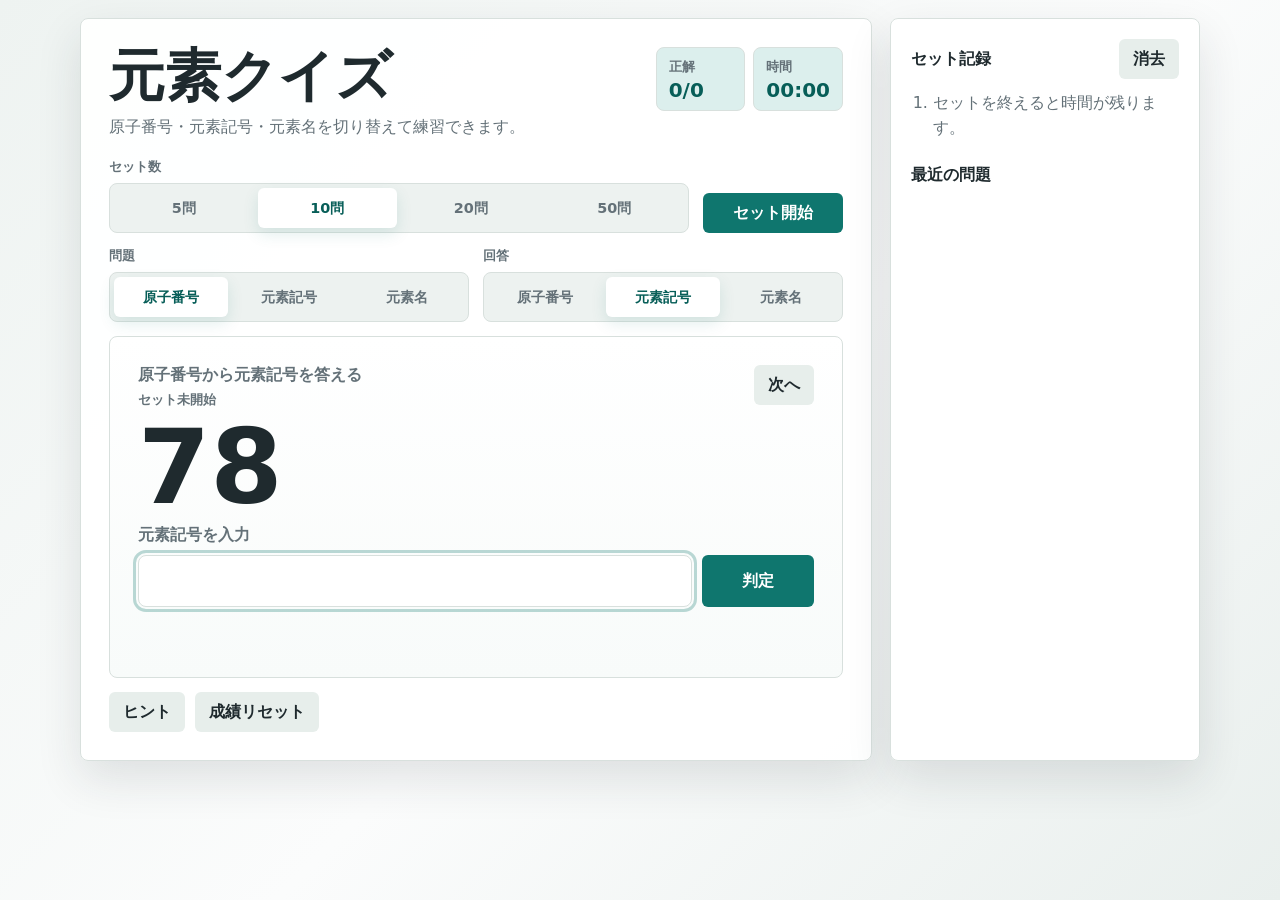
<file: index.html>
<!doctype html>
<html lang="ja">
  <head>
    <meta charset="UTF-8" />
    <meta name="viewport" content="width=device-width, initial-scale=1.0" />
    <title>元素クイズ</title>
    <link rel="stylesheet" href="styles.css" />
  </head>
  <body>
    <main class="app-shell">
      <section class="quiz-panel" aria-labelledby="app-title">
        <header class="topbar">
          <div class="title-block">
            <h1 id="app-title">元素クイズ</h1>
            <p>原子番号・元素記号・元素名を切り替えて練習できます。</p>
          </div>
          <div class="stats">
            <div>
              <span class="stat-label">正解</span>
              <strong><span id="correctCount">0</span>/<span id="totalCount">0</span></strong>
            </div>
            <div>
              <span class="stat-label">時間</span>
              <strong id="timer">00:00</strong>
            </div>
          </div>
        </header>

        <section class="set-panel" aria-label="セット設定">
          <div class="control-group">
            <span class="control-label">セット数</span>
            <div class="segmented compact" id="setSize">
              <button type="button" data-size="5">5問</button>
              <button type="button" class="is-active" data-size="10">10問</button>
              <button type="button" data-size="20">20問</button>
              <button type="button" data-size="50">50問</button>
            </div>
          </div>
          <button type="button" class="primary-action" id="startSetButton">セット開始</button>
        </section>

        <section class="controls" aria-label="クイズ設定">
          <div class="control-group">
            <span class="control-label">問題</span>
            <div class="segmented" id="questionMode">
              <button type="button" class="is-active" data-mode="number">原子番号</button>
              <button type="button" data-mode="symbol">元素記号</button>
              <button type="button" data-mode="name">元素名</button>
            </div>
          </div>

          <div class="control-group">
            <span class="control-label">回答</span>
            <div class="segmented" id="answerMode">
              <button type="button" data-mode="number">原子番号</button>
              <button type="button" class="is-active" data-mode="symbol">元素記号</button>
              <button type="button" data-mode="name">元素名</button>
            </div>
          </div>
        </section>

        <section class="question-card">
          <div class="question-head">
            <div>
              <div class="question-meta" id="questionMeta">原子番号から元素記号を答える</div>
              <div class="progress" id="progressText">セット未開始</div>
            </div>
            <button type="button" id="skipButton">次へ</button>
          </div>
          <div class="question-value" id="questionValue">1</div>
          <form id="answerForm" class="answer-form" autocomplete="off">
            <label for="answerInput" id="answerLabel">元素記号を入力</label>
            <div class="answer-row">
              <input id="answerInput" name="answer" type="text" inputmode="text" autofocus />
              <button type="submit">判定</button>
            </div>
          </form>
          <div class="feedback" id="feedback" aria-live="polite"></div>
        </section>

        <footer class="actions">
          <button type="button" id="hintButton">ヒント</button>
          <button type="button" id="resetButton">成績リセット</button>
        </footer>
      </section>

      <aside class="side-panel">
        <section aria-labelledby="records-title">
          <div class="side-heading">
            <h2 id="records-title">セット記録</h2>
            <button type="button" id="clearRecordsButton">消去</button>
          </div>
          <ol id="recordsList" class="record-list"></ol>
        </section>

        <section aria-labelledby="history-title">
          <h2 id="history-title">最近の問題</h2>
          <ol id="historyList" class="history-list"></ol>
        </section>
      </aside>
    </main>

    <script src="app.js"></script>
  </body>
</html>
</file>
<file: styles.css>
:root {
  color-scheme: light;
  --bg: #f2f5f4;
  --panel: #ffffff;
  --ink: #1f2a2e;
  --muted: #647178;
  --line: #d8e0dd;
  --accent: #0f766e;
  --accent-dark: #075e58;
  --accent-soft: #dcefed;
  --warn: #a15c07;
  --ok: #047857;
  --bad: #b91c1c;
  --shadow: 0 18px 46px rgba(31, 42, 46, 0.12);
}

* {
  box-sizing: border-box;
}

body {
  margin: 0;
  min-height: 100vh;
  font-family: "Segoe UI", "Noto Sans JP", system-ui, sans-serif;
  background: linear-gradient(135deg, #eef3f1 0%, #fbfcfc 54%, #e9efed 100%);
  color: var(--ink);
}

button,
input {
  font: inherit;
}

button {
  cursor: pointer;
}

.app-shell {
  width: min(1120px, calc(100% - 24px));
  margin: 0 auto;
  display: grid;
  grid-template-columns: minmax(0, 1fr) 310px;
  gap: 18px;
  padding: 18px 0;
}

.quiz-panel,
.side-panel {
  background: rgba(255, 255, 255, 0.96);
  border: 1px solid var(--line);
  border-radius: 8px;
  box-shadow: var(--shadow);
}

.quiz-panel {
  padding: clamp(16px, 3vw, 28px);
}

.side-panel {
  display: grid;
  gap: 24px;
  align-content: start;
  padding: 20px;
}

.topbar {
  display: grid;
  grid-template-columns: minmax(0, 1fr) auto;
  gap: 16px;
  align-items: start;
  margin-bottom: 18px;
}

h1,
h2,
p {
  margin: 0;
}

h1 {
  font-size: clamp(1.9rem, 5vw, 3.5rem);
  line-height: 1.05;
  font-weight: 850;
  letter-spacing: 0;
}

h2 {
  font-size: 1rem;
  margin-bottom: 12px;
}

.title-block p {
  margin-top: 8px;
  color: var(--muted);
  line-height: 1.65;
}

.stats {
  display: grid;
  grid-template-columns: repeat(2, minmax(82px, 1fr));
  gap: 8px;
}

.stats div {
  min-height: 62px;
  padding: 10px 12px;
  border: 1px solid var(--line);
  border-radius: 8px;
  background: var(--accent-soft);
}

.stat-label,
.control-label,
.progress {
  display: block;
  color: var(--muted);
  font-size: 0.82rem;
  font-weight: 750;
}

.stats strong {
  display: block;
  margin-top: 4px;
  color: var(--accent-dark);
  font-size: 1.25rem;
  line-height: 1;
}

.set-panel,
.controls {
  display: grid;
  gap: 14px;
  margin-bottom: 14px;
}

.set-panel {
  grid-template-columns: minmax(0, 1fr) 140px;
  align-items: end;
}

.controls {
  grid-template-columns: 1fr 1fr;
}

.control-label {
  margin-bottom: 7px;
}

.segmented {
  display: grid;
  grid-template-columns: repeat(3, 1fr);
  padding: 4px;
  gap: 4px;
  border-radius: 8px;
  background: #edf2f0;
  border: 1px solid var(--line);
}

.segmented.compact {
  grid-template-columns: repeat(4, 1fr);
}

.segmented button,
.actions button,
.question-head button,
.primary-action,
.answer-row button,
.side-heading button {
  border: 0;
  border-radius: 6px;
  min-height: 40px;
  font-weight: 800;
  transition: transform 150ms ease, background 150ms ease, color 150ms ease;
}

.segmented button {
  background: transparent;
  color: var(--muted);
  font-size: 0.9rem;
}

.segmented button.is-active {
  background: var(--panel);
  color: var(--accent-dark);
  box-shadow: 0 6px 16px rgba(15, 118, 110, 0.12);
}

.primary-action,
.answer-row button {
  background: var(--accent);
  color: #fff;
}

.question-card {
  border-radius: 8px;
  border: 1px solid var(--line);
  background: linear-gradient(180deg, #ffffff 0%, #f8fbfa 100%);
  padding: clamp(16px, 3vw, 28px);
}

.question-head {
  display: flex;
  justify-content: space-between;
  gap: 12px;
  align-items: start;
}

.question-head button,
.actions button,
.side-heading button {
  background: #e7eeeb;
  color: var(--ink);
  padding: 0 14px;
}

.question-meta {
  color: var(--muted);
  font-weight: 800;
  margin-bottom: 5px;
}

.question-value {
  min-height: 116px;
  display: flex;
  align-items: center;
  font-size: clamp(3.3rem, 10vw, 6.5rem);
  line-height: 1;
  font-weight: 850;
  letter-spacing: 0;
  overflow-wrap: anywhere;
}

.answer-form label {
  display: block;
  margin-bottom: 9px;
  color: var(--muted);
  font-weight: 750;
}

.answer-row {
  display: grid;
  grid-template-columns: 1fr 112px;
  gap: 10px;
}

input {
  width: 100%;
  min-height: 52px;
  border: 1px solid var(--line);
  border-radius: 8px;
  padding: 0 14px;
  font-size: 1.1rem;
  background: #fff;
  color: var(--ink);
}

input:focus-visible,
button:focus-visible {
  outline: 3px solid rgba(15, 118, 110, 0.28);
  outline-offset: 2px;
}

button:hover {
  transform: translateY(-1px);
}

.feedback {
  min-height: 30px;
  margin-top: 12px;
  font-weight: 850;
}

.feedback.ok {
  color: var(--ok);
}

.feedback.bad {
  color: var(--bad);
}

.feedback.hint,
.feedback.done {
  color: var(--warn);
}

.actions {
  display: flex;
  flex-wrap: wrap;
  gap: 10px;
  margin-top: 14px;
}

.side-heading {
  display: flex;
  justify-content: space-between;
  gap: 10px;
  align-items: center;
  margin-bottom: 12px;
}

.side-heading h2 {
  margin-bottom: 0;
}

.record-list,
.history-list {
  display: grid;
  gap: 10px;
  margin: 0;
  padding-left: 22px;
  color: var(--muted);
}

.record-list li,
.history-list li {
  line-height: 1.55;
}

.record-list strong,
.history-list strong {
  color: var(--ink);
}

.empty-note {
  color: var(--muted);
  line-height: 1.65;
}

@media (max-width: 860px) {
  .app-shell {
    grid-template-columns: 1fr;
  }
}

@media (max-width: 620px) {
  .app-shell {
    width: min(100% - 16px, 1120px);
    padding: 8px 0;
  }

  .topbar,
  .set-panel,
  .controls,
  .answer-row {
    grid-template-columns: 1fr;
  }

  .stats {
    grid-template-columns: 1fr 1fr;
  }

  .segmented,
  .segmented.compact {
    grid-template-columns: 1fr 1fr;
  }

  .question-value {
    min-height: 92px;
  }
}
</file>
